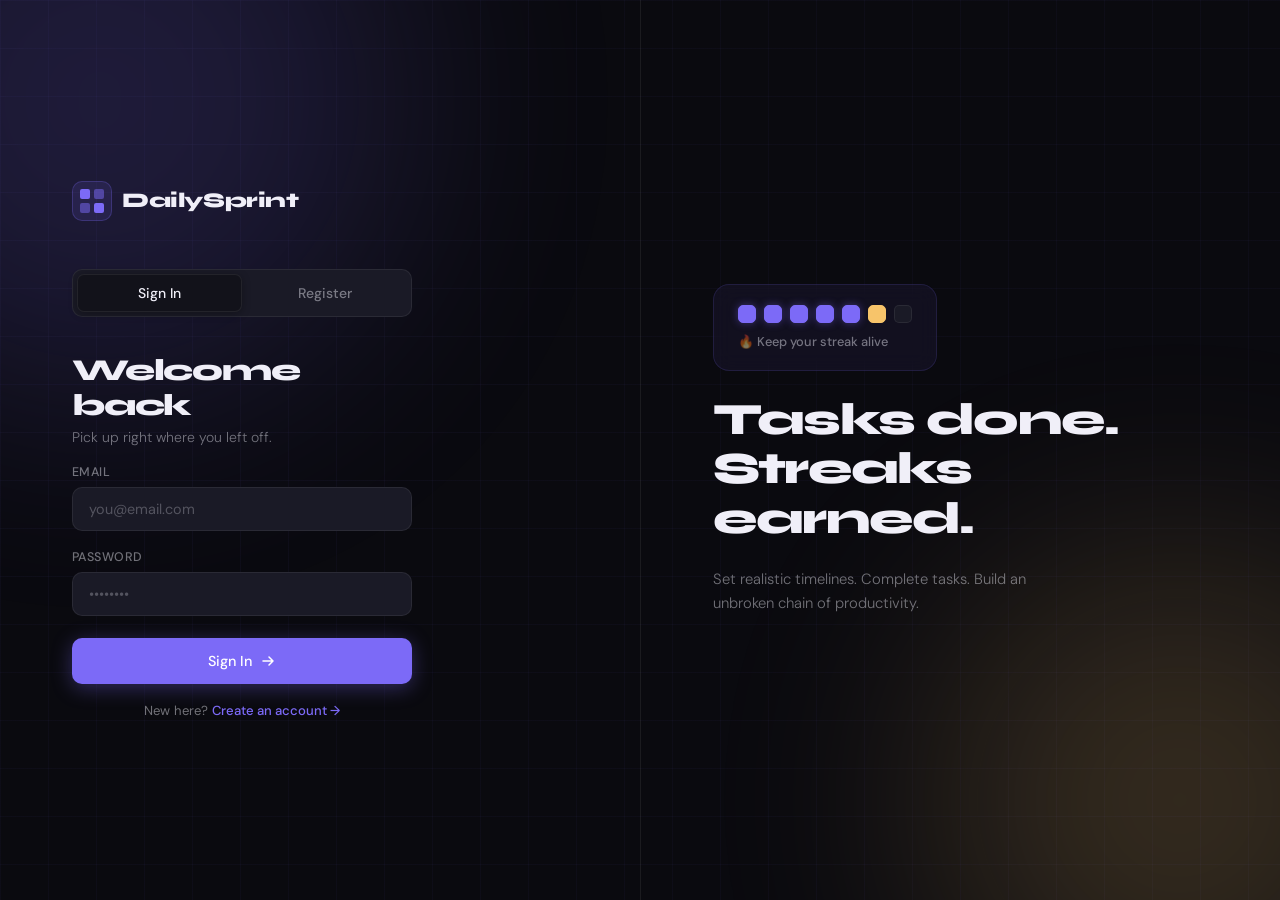
<file: taskflow/index.html>
<!DOCTYPE html>
<html lang="en">
<head>
  <meta charset="UTF-8" />
  <meta name="viewport" content="width=device-width, initial-scale=1.0" />
  <title>DailySprint</title>
  <link rel="preconnect" href="https://fonts.googleapis.com" />
  <link href="https://fonts.googleapis.com/css2?family=Syne:wght@400;600;700;800&family=DM+Sans:ital,wght@0,300;0,400;0,500;1,300&display=swap" rel="stylesheet" />
  <link rel="stylesheet" href="css/auth.css" />
</head>
<body>
  <div class="bg-grid"></div>
  <div class="bg-orb orb-1"></div>
  <div class="bg-orb orb-2"></div>

  <div class="auth-container" id="authContainer">
    <!-- Logo -->
    <div class="logo-block">
      <div class="logo-icon">
        <svg width="28" height="28" viewBox="0 0 28 28" fill="none">
          <rect x="2" y="2" width="10" height="10" rx="2" fill="currentColor"/>
          <rect x="16" y="2" width="10" height="10" rx="2" fill="currentColor" opacity="0.5"/>
          <rect x="2" y="16" width="10" height="10" rx="2" fill="currentColor" opacity="0.5"/>
          <rect x="16" y="16" width="10" height="10" rx="2" fill="currentColor"/>
        </svg>
      </div>
      <span class="logo-text">DailySprint</span>
    </div>

    <!-- Tab Toggle -->
    <div class="tab-row">
      <button class="tab-btn active" id="tabLogin" onclick="showLogin()">Sign In</button>
      <button class="tab-btn" id="tabRegister" onclick="showRegister()">Register</button>
      <div class="tab-indicator" id="tabIndicator"></div>
    </div>

    <!-- Login Form -->
    <div class="form-panel" id="loginPanel">
      <div class="form-header">
        <h1>Welcome back</h1>
        <p>Pick up right where you left off.</p>
      </div>
      <div class="field-group">
        <label>Email</label>
        <input type="email" id="loginEmail" placeholder="you@email.com" autocomplete="email" />
      </div>
      <div class="field-group">
        <label>Password</label>
        <input type="password" id="loginPassword" placeholder="••••••••" autocomplete="current-password" />
      </div>
      <div id="loginError" class="form-error hidden"></div>
      <button class="btn-primary" onclick="handleLogin()">
        <span>Sign In</span>
        <svg width="16" height="16" viewBox="0 0 16 16" fill="none"><path d="M3 8h10M9 4l4 4-4 4" stroke="currentColor" stroke-width="1.5" stroke-linecap="round" stroke-linejoin="round"/></svg>
      </button>
      <p class="form-footer">New here? <a onclick="showRegister()">Create an account →</a></p>
    </div>

    <!-- Register Form -->
    <div class="form-panel hidden" id="registerPanel">
      <div class="form-header">
        <h1>Start your streak</h1>
        <p>Build habits. Ship things. Stay consistent.</p>
      </div>
      <div class="field-row">
        <div class="field-group">
          <label>First Name</label>
          <input type="text" id="regFirst" placeholder="Alex" />
        </div>
        <div class="field-group">
          <label>Last Name</label>
          <input type="text" id="regLast" placeholder="Smith" />
        </div>
      </div>
      <div class="field-group">
        <label>Email</label>
        <input type="email" id="regEmail" placeholder="you@email.com" autocomplete="email" />
      </div>
      <div class="field-group">
        <label>Password</label>
        <input type="password" id="regPassword" placeholder="Min 6 characters" autocomplete="new-password" />
      </div>
      <div id="registerError" class="form-error hidden"></div>
      <button class="btn-primary" onclick="handleRegister()">
        <span>Create Account</span>
        <svg width="16" height="16" viewBox="0 0 16 16" fill="none"><path d="M3 8h10M9 4l4 4-4 4" stroke="currentColor" stroke-width="1.5" stroke-linecap="round" stroke-linejoin="round"/></svg>
      </button>
      <p class="form-footer">Already have an account? <a onclick="showLogin()">Sign in →</a></p>
    </div>
  </div>

  <!-- Tagline aside -->
  <div class="auth-aside">
    <div class="streak-preview">
      <div class="streak-dots">
        <div class="dot filled"></div>
        <div class="dot filled"></div>
        <div class="dot filled"></div>
        <div class="dot filled"></div>
        <div class="dot filled"></div>
        <div class="dot today pulse"></div>
        <div class="dot"></div>
      </div>
      <p class="streak-label">🔥 Keep your streak alive</p>
    </div>
    <h2 class="aside-headline">Tasks done.<br/>Streaks earned.</h2>
    <p class="aside-sub">Set realistic timelines. Complete tasks. Build an unbroken chain of productivity.</p>
  </div>

  <script src="js/auth.js"></script>
</body>
</html>
</file>
<file: taskflow/css/auth.css>
/* ── Reset & Base ──────────────────────────────── */
*, *::before, *::after { box-sizing: border-box; margin: 0; padding: 0; }

:root {
  --bg: #0a0a0f;
  --surface: #12121a;
  --surface2: #1a1a26;
  --border: rgba(255,255,255,0.07);
  --accent: #7c6af7;
  --accent2: #f7c46a;
  --accent3: #6af7b8;
  --text: #f0eff8;
  --text-dim: rgba(240,239,248,0.45);
  --error: #f76a6a;
  --radius: 14px;
  --font-display: 'Syne', sans-serif;
  --font-body: 'DM Sans', sans-serif;
}

html, body {
  height: 100%;
  background: var(--bg);
  color: var(--text);
  font-family: var(--font-body);
  overflow-x: hidden;
}

body {
  display: grid;
  grid-template-columns: 1fr 1fr;
  min-height: 100vh;
  position: relative;
}

/* ── Background Effects ────────────────────────── */
.bg-grid {
  position: fixed; inset: 0; z-index: 0;
  background-image:
    linear-gradient(rgba(124,106,247,0.04) 1px, transparent 1px),
    linear-gradient(90deg, rgba(124,106,247,0.04) 1px, transparent 1px);
  background-size: 48px 48px;
  pointer-events: none;
}

.bg-orb {
  position: fixed; z-index: 0; border-radius: 50%;
  filter: blur(120px); pointer-events: none; opacity: 0.18;
}
.orb-1 { width: 600px; height: 600px; background: #7c6af7; top: -200px; left: -200px; animation: floatOrb 12s ease-in-out infinite; }
.orb-2 { width: 500px; height: 500px; background: #f7c46a; bottom: -150px; right: -150px; animation: floatOrb 15s ease-in-out infinite reverse; }

@keyframes floatOrb {
  0%, 100% { transform: translate(0, 0); }
  50% { transform: translate(40px, 30px); }
}

/* ── Auth Container (Left) ─────────────────────── */
.auth-container {
  position: relative; z-index: 10;
  display: flex; flex-direction: column;
  justify-content: center; align-items: flex-start;
  padding: 60px 72px;
  gap: 0;
}

/* ── Logo ──────────────────────────────────────── */
.logo-block {
  display: flex; align-items: center; gap: 10px;
  margin-bottom: 48px;
  color: var(--accent);
}
.logo-icon {
  width: 40px; height: 40px;
  background: rgba(124,106,247,0.12);
  border: 1px solid rgba(124,106,247,0.25);
  border-radius: 10px;
  display: flex; align-items: center; justify-content: center;
  color: var(--accent);
}
.logo-text {
  font-family: var(--font-display);
  font-size: 1.3rem; font-weight: 800;
  letter-spacing: -0.02em;
  color: var(--text);
}

/* ── Tab Row ───────────────────────────────────── */
.tab-row {
  position: relative;
  display: flex;
  background: var(--surface2);
  border: 1px solid var(--border);
  border-radius: 10px;
  padding: 4px;
  gap: 0;
  margin-bottom: 36px;
  width: 100%;
  max-width: 340px;
}
.tab-btn {
  flex: 1;
  background: transparent;
  border: none;
  color: var(--text-dim);
  font-family: var(--font-body);
  font-size: 0.875rem;
  font-weight: 500;
  padding: 10px 20px;
  border-radius: 7px;
  cursor: pointer;
  position: relative; z-index: 2;
  transition: color 0.2s;
}
.tab-btn.active { color: var(--text); }
.tab-indicator {
  position: absolute;
  left: 4px; top: 4px;
  width: calc(50% - 4px); height: calc(100% - 8px);
  background: var(--surface);
  border: 1px solid var(--border);
  border-radius: 7px;
  transition: transform 0.25s cubic-bezier(0.4, 0, 0.2, 1);
  box-shadow: 0 2px 8px rgba(0,0,0,0.3);
}
.tab-indicator.right { transform: translateX(100%); }

/* ── Form Panel ────────────────────────────────── */
.form-panel {
  width: 100%;
  max-width: 340px;
  display: flex; flex-direction: column; gap: 18px;
  animation: fadeUp 0.35s ease both;
}
.form-panel.hidden { display: none; }

@keyframes fadeUp {
  from { opacity: 0; transform: translateY(12px); }
  to   { opacity: 1; transform: translateY(0); }
}

.form-header h1 {
  font-family: var(--font-display);
  font-size: 1.9rem; font-weight: 800;
  letter-spacing: -0.04em;
  line-height: 1.15;
  color: var(--text);
}
.form-header p {
  margin-top: 6px;
  font-size: 0.875rem;
  color: var(--text-dim);
  font-weight: 300;
}

/* ── Fields ────────────────────────────────────── */
.field-group {
  display: flex; flex-direction: column; gap: 7px;
}
.field-row {
  display: grid; grid-template-columns: 1fr 1fr; gap: 12px;
}
label {
  font-size: 0.78rem;
  font-weight: 500;
  letter-spacing: 0.04em;
  text-transform: uppercase;
  color: var(--text-dim);
}
input {
  background: var(--surface2);
  border: 1px solid var(--border);
  border-radius: 10px;
  padding: 12px 16px;
  font-family: var(--font-body);
  font-size: 0.9rem;
  color: var(--text);
  outline: none;
  transition: border-color 0.2s, box-shadow 0.2s;
  width: 100%;
}
input::placeholder { color: var(--text-dim); opacity: 0.6; }
input:focus {
  border-color: var(--accent);
  box-shadow: 0 0 0 3px rgba(124,106,247,0.15);
}

/* ── Button ────────────────────────────────────── */
.btn-primary {
  display: flex; align-items: center; justify-content: center; gap: 8px;
  background: var(--accent);
  color: #fff;
  border: none; border-radius: 10px;
  padding: 14px 24px;
  font-family: var(--font-body);
  font-size: 0.9rem; font-weight: 500;
  cursor: pointer;
  transition: transform 0.15s, box-shadow 0.15s, background 0.15s;
  box-shadow: 0 4px 20px rgba(124,106,247,0.35);
  margin-top: 4px;
}
.btn-primary:hover {
  transform: translateY(-2px);
  box-shadow: 0 8px 30px rgba(124,106,247,0.45);
  background: #8d7ef9;
}
.btn-primary:active { transform: translateY(0); }

/* ── Error / Footer ────────────────────────────── */
.form-error {
  background: rgba(247,106,106,0.1);
  border: 1px solid rgba(247,106,106,0.25);
  color: var(--error);
  border-radius: 8px;
  padding: 10px 14px;
  font-size: 0.82rem;
}
.form-error.hidden { display: none; }

.form-footer {
  font-size: 0.82rem; color: var(--text-dim);
  text-align: center;
}
.form-footer a {
  color: var(--accent);
  cursor: pointer;
  font-weight: 500;
  text-decoration: none;
}
.form-footer a:hover { text-decoration: underline; }

/* ── Auth Aside (Right) ────────────────────────── */
.auth-aside {
  position: relative; z-index: 10;
  display: flex; flex-direction: column;
  justify-content: center; align-items: flex-start;
  padding: 60px 72px;
  gap: 24px;
  border-left: 1px solid var(--border);
}

.streak-preview {
  display: flex; flex-direction: column; gap: 10px;
  background: rgba(124,106,247,0.07);
  border: 1px solid rgba(124,106,247,0.15);
  border-radius: 16px;
  padding: 20px 24px;
  backdrop-filter: blur(10px);
}
.streak-dots {
  display: flex; gap: 8px; align-items: center;
}
.dot {
  width: 18px; height: 18px; border-radius: 5px;
  background: var(--surface2);
  border: 1px solid var(--border);
  transition: all 0.3s;
}
.dot.filled { background: var(--accent); border-color: var(--accent); box-shadow: 0 0 8px rgba(124,106,247,0.4); }
.dot.today { background: var(--accent2); border-color: var(--accent2); }
.dot.pulse { animation: pulseGlow 1.5s ease-in-out infinite; }
@keyframes pulseGlow {
  0%, 100% { box-shadow: 0 0 6px rgba(247,196,106,0.5); }
  50% { box-shadow: 0 0 18px rgba(247,196,106,0.9); }
}

.streak-label {
  font-size: 0.8rem; color: var(--text-dim); font-weight: 500;
}

.aside-headline {
  font-family: var(--font-display);
  font-size: 2.8rem; font-weight: 800;
  letter-spacing: -0.04em;
  line-height: 1.1;
  color: var(--text);
}
.aside-sub {
  font-size: 0.925rem; color: var(--text-dim);
  line-height: 1.65; max-width: 320px;
  font-weight: 300;
}

/* ── Responsive ────────────────────────────────── */
@media (max-width: 768px) {
  body { grid-template-columns: 1fr; }
  .auth-aside { display: none; }
  .auth-container { padding: 48px 32px; align-items: center; }
  .tab-row, .form-panel { max-width: 100%; }
}
</file>
<file: taskflow/css/dashboard.css>
/* ── Reset & Base ──────────────────────────────── */
*, *::before, *::after { box-sizing: border-box; margin: 0; padding: 0; }

:root {
  --bg: #0a0a0f;
  --surface: #12121a;
  --surface2: #1a1a26;
  --surface3: #20203a;
  --border: rgba(255,255,255,0.07);
  --border2: rgba(255,255,255,0.12);
  --accent: #7c6af7;
  --accent2: #f7c46a;
  --accent3: #6af7b8;
  --accent4: #f76a6a;
  --text: #f0eff8;
  --text-dim: rgba(240,239,248,0.45);
  --text-mid: rgba(240,239,248,0.7);
  --radius: 14px;
  --sidebar-w: 240px;
  --font-display: 'Syne', sans-serif;
  --font-body: 'DM Sans', sans-serif;
  --priority-low: #6af7b8;
  --priority-medium: #f7c46a;
  --priority-high: #f76a6a;
}

html, body { height: 100%; background: var(--bg); color: var(--text); font-family: var(--font-body); overflow-x: hidden; }
body { display: flex; min-height: 100vh; }

/* ── Sidebar ───────────────────────────────────── */
.sidebar {
  width: var(--sidebar-w);
  min-height: 100vh;
  background: var(--surface);
  border-right: 1px solid var(--border);
  display: flex; flex-direction: column;
  justify-content: space-between;
  padding: 24px 16px;
  flex-shrink: 0;
  position: sticky; top: 0; height: 100vh;
  z-index: 50;
  transition: transform 0.3s cubic-bezier(0.4,0,0.2,1);
}

.sidebar-top { display: flex; flex-direction: column; gap: 32px; }

.logo-block { display: flex; align-items: center; gap: 9px; padding: 0 8px; }
.logo-icon {
  width: 34px; height: 34px;
  background: rgba(124,106,247,0.12);
  border: 1px solid rgba(124,106,247,0.2);
  border-radius: 9px;
  display: flex; align-items: center; justify-content: center;
  color: var(--accent);
}
.logo-text { font-family: var(--font-display); font-size: 1.1rem; font-weight: 800; letter-spacing: -0.02em; }

.nav-links { display: flex; flex-direction: column; gap: 4px; }
.nav-item {
  display: flex; align-items: center; gap: 10px;
  padding: 10px 12px;
  border-radius: 10px;
  color: var(--text-dim);
  font-size: 0.875rem; font-weight: 500;
  cursor: pointer;
  transition: background 0.15s, color 0.15s;
  text-decoration: none;
  user-select: none;
}
.nav-item:hover { background: var(--surface2); color: var(--text-mid); }
.nav-item.active { background: rgba(124,106,247,0.12); color: var(--text); }
.nav-item.active svg { color: var(--accent); }

.sidebar-bottom { display: flex; flex-direction: column; gap: 12px; }

.streak-badge {
  display: flex; align-items: center; gap: 10px;
  background: rgba(247,196,106,0.08);
  border: 1px solid rgba(247,196,106,0.18);
  border-radius: 10px;
  padding: 10px 14px;
}
.fire { font-size: 1.3rem; }
.streak-num { font-family: var(--font-display); font-size: 1.2rem; font-weight: 800; color: var(--accent2); }
.streak-lbl { font-size: 0.72rem; color: var(--text-dim); margin-top: 1px; }

.user-pill {
  display: flex; align-items: center; gap: 10px;
  padding: 10px 12px;
  border-radius: 10px;
  background: var(--surface2);
  border: 1px solid var(--border);
}
.user-avatar {
  width: 30px; height: 30px; border-radius: 50%;
  background: var(--accent); color: #fff;
  font-size: 0.8rem; font-weight: 700;
  display: flex; align-items: center; justify-content: center;
  flex-shrink: 0;
}
.user-info { flex: 1; overflow: hidden; }
.user-name { font-size: 0.8rem; font-weight: 600; white-space: nowrap; overflow: hidden; text-overflow: ellipsis; }
.user-email { font-size: 0.7rem; color: var(--text-dim); white-space: nowrap; overflow: hidden; text-overflow: ellipsis; }
.logout-btn { background: none; border: none; color: var(--text-dim); cursor: pointer; padding: 2px; border-radius: 6px; display: flex; transition: color 0.15s; }
.logout-btn:hover { color: var(--accent4); }

/* ── Main Area ─────────────────────────────────── */
.main-area {
  flex: 1; overflow-y: auto;
  padding: 36px 40px;
  max-width: 100%;
}

/* ── Mobile Header ─────────────────────────────── */
.mobile-header {
  display: none;
  align-items: center; justify-content: space-between;
  padding: 16px 20px;
  background: var(--surface);
  border-bottom: 1px solid var(--border);
  position: sticky; top: 0; z-index: 40;
  margin: -36px -40px 36px;
}
.hamburger { background: none; border: none; color: var(--text); cursor: pointer; display: flex; }
.mobile-streak { font-size: 0.85rem; font-weight: 600; color: var(--accent2); }

/* ── Views ─────────────────────────────────────── */
.view { display: none; animation: fadeUp 0.3s ease both; }
.view.active { display: block; }

@keyframes fadeUp {
  from { opacity: 0; transform: translateY(10px); }
  to   { opacity: 1; transform: translateY(0); }
}

/* ── Page Header ───────────────────────────────── */
.page-header {
  display: flex; align-items: flex-start; justify-content: space-between;
  gap: 16px; margin-bottom: 32px;
  flex-wrap: wrap;
}
.page-title { font-family: var(--font-display); font-size: 2rem; font-weight: 800; letter-spacing: -0.04em; line-height: 1.15; }
.page-sub { font-size: 0.875rem; color: var(--text-dim); margin-top: 4px; font-weight: 300; }

.btn-new {
  display: flex; align-items: center; gap: 7px;
  background: var(--accent); color: #fff;
  border: none; border-radius: 10px;
  padding: 11px 20px;
  font-family: var(--font-body); font-size: 0.875rem; font-weight: 500;
  cursor: pointer;
  transition: transform 0.15s, box-shadow 0.15s;
  box-shadow: 0 4px 16px rgba(124,106,247,0.35);
  white-space: nowrap;
}
.btn-new:hover { transform: translateY(-2px); box-shadow: 0 6px 24px rgba(124,106,247,0.45); }

/* ── Stats Grid ────────────────────────────────── */
.stats-grid {
  display: grid; grid-template-columns: repeat(4, 1fr); gap: 14px;
  margin-bottom: 36px;
}
.stat-card {
  background: var(--surface);
  border: 1px solid var(--border);
  border-radius: var(--radius);
  padding: 20px;
  transition: border-color 0.2s, transform 0.15s;
  position: relative; overflow: hidden;
}
.stat-card::before {
  content: ''; position: absolute;
  top: 0; left: 0; right: 0; height: 3px;
  background: var(--accent-hue, var(--accent));
  border-radius: 3px 3px 0 0;
}
.stat-card:hover { border-color: var(--border2); transform: translateY(-2px); }
.stat-icon { font-size: 1.3rem; margin-bottom: 10px; }
.stat-val { font-family: var(--font-display); font-size: 1.8rem; font-weight: 800; letter-spacing: -0.04em; }
.stat-lbl { font-size: 0.75rem; color: var(--text-dim); margin-top: 3px; font-weight: 500; }

/* ── Section Block ─────────────────────────────── */
.section-block { margin-bottom: 36px; }
.section-header {
  display: flex; align-items: center; gap: 10px;
  margin-bottom: 16px;
}
.section-header h2 { font-family: var(--font-display); font-size: 1.1rem; font-weight: 700; letter-spacing: -0.02em; }
.badge {
  background: rgba(124,106,247,0.15);
  border: 1px solid rgba(124,106,247,0.2);
  color: var(--accent);
  font-size: 0.72rem; font-weight: 700;
  padding: 2px 8px; border-radius: 20px;
}
.badge-subtle {
  background: var(--surface2);
  color: var(--text-dim);
  font-size: 0.72rem; font-weight: 500;
  padding: 2px 8px; border-radius: 20px;
  border: 1px solid var(--border);
}

/* ── Task List ─────────────────────────────────── */
.task-list { display: flex; flex-direction: column; gap: 8px; }
.task-list.full { gap: 8px; }

.task-card {
  background: var(--surface);
  border: 1px solid var(--border);
  border-radius: 12px;
  padding: 14px 18px;
  display: flex; align-items: flex-start; gap: 14px;
  transition: border-color 0.2s, transform 0.15s, background 0.15s;
  cursor: pointer;
  animation: fadeUp 0.25s ease both;
}
.task-card:hover { border-color: var(--border2); transform: translateX(3px); background: var(--surface2); }
.task-card.done { opacity: 0.55; }
.task-card.overdue { border-left: 3px solid var(--accent4); }

.task-check {
  width: 20px; height: 20px; border-radius: 6px;
  border: 2px solid var(--border2);
  display: flex; align-items: center; justify-content: center;
  flex-shrink: 0; margin-top: 1px;
  cursor: pointer; transition: background 0.15s, border-color 0.15s;
  background: transparent;
}
.task-check:hover { border-color: var(--accent); }
.task-card.done .task-check { background: var(--accent3); border-color: var(--accent3); }
.task-check svg { opacity: 0; transition: opacity 0.15s; }
.task-card.done .task-check svg { opacity: 1; }

.task-content { flex: 1; min-width: 0; }
.task-name {
  font-size: 0.9rem; font-weight: 500; line-height: 1.4;
  white-space: nowrap; overflow: hidden; text-overflow: ellipsis;
}
.task-card.done .task-name { text-decoration: line-through; color: var(--text-dim); }
.task-meta {
  display: flex; align-items: center; gap: 8px; margin-top: 6px; flex-wrap: wrap;
}
.task-pill {
  display: flex; align-items: center; gap: 4px;
  font-size: 0.7rem; font-weight: 500;
  padding: 2px 8px; border-radius: 20px;
  border: 1px solid var(--border);
  color: var(--text-dim);
  background: var(--surface2);
  white-space: nowrap;
}
.task-pill.priority-low  { color: var(--priority-low);    border-color: rgba(106,247,184,0.2);  background: rgba(106,247,184,0.06); }
.task-pill.priority-medium { color: var(--priority-medium); border-color: rgba(247,196,106,0.2); background: rgba(247,196,106,0.06); }
.task-pill.priority-high { color: var(--priority-high);   border-color: rgba(247,106,106,0.2);  background: rgba(247,106,106,0.06); }
.task-pill.overdue-pill  { color: var(--accent4); border-color: rgba(247,106,106,0.25); background: rgba(247,106,106,0.08); }

.task-actions {
  display: flex; gap: 6px; flex-shrink: 0;
}
.task-action-btn {
  background: none; border: none;
  color: var(--text-dim); cursor: pointer;
  padding: 4px; border-radius: 7px;
  display: flex; align-items: center; justify-content: center;
  transition: color 0.15s, background 0.15s;
}
.task-action-btn:hover { color: var(--text); background: var(--surface3); }
.task-action-btn.delete:hover { color: var(--accent4); }

/* Subtask progress bar */
.subtask-progress {
  width: 100%; height: 3px; background: var(--surface2); border-radius: 2px; margin-top: 8px;
}
.subtask-progress-fill { height: 100%; border-radius: 2px; background: var(--accent3); transition: width 0.4s ease; }

/* ── Empty State ───────────────────────────────── */
.empty-state {
  display: flex; flex-direction: column; align-items: center; gap: 8px;
  padding: 40px 24px; color: var(--text-dim); font-size: 0.875rem;
  border: 1px dashed var(--border2); border-radius: 12px; text-align: center;
}
.empty-state span { font-size: 2rem; }

/* ── Filter Bar ────────────────────────────────── */
.filter-bar {
  display: flex; align-items: center; gap: 16px; flex-wrap: wrap;
  margin-bottom: 20px;
}
.filter-tabs { display: flex; gap: 6px; flex-wrap: wrap; }
.filter-tab {
  background: var(--surface2); border: 1px solid var(--border);
  color: var(--text-dim); border-radius: 20px;
  padding: 6px 14px; font-size: 0.8rem; font-weight: 500;
  cursor: pointer; transition: all 0.15s;
  font-family: var(--font-body);
}
.filter-tab:hover { border-color: var(--border2); color: var(--text-mid); }
.filter-tab.active { background: var(--accent); border-color: var(--accent); color: #fff; }

.search-wrap {
  display: flex; align-items: center; gap: 8px;
  background: var(--surface2); border: 1px solid var(--border);
  border-radius: 10px; padding: 8px 14px; flex: 1; max-width: 280px;
  color: var(--text-dim);
}
.search-wrap input {
  background: none; border: none; outline: none;
  color: var(--text); font-family: var(--font-body); font-size: 0.875rem;
  width: 100%;
}
.search-wrap input::placeholder { color: var(--text-dim); }

/* ── Streak Hero ───────────────────────────────── */
.streak-hero {
  display: flex; align-items: center; gap: 48px;
  background: var(--surface);
  border: 1px solid var(--border);
  border-radius: 20px; padding: 36px;
  margin-bottom: 36px; flex-wrap: wrap;
}

.streak-ring {
  width: 140px; height: 140px; flex-shrink: 0;
  border-radius: 50%;
  background: conic-gradient(var(--accent) var(--progress, 0deg), var(--surface2) 0deg);
  display: flex; align-items: center; justify-content: center;
  position: relative;
}
.streak-ring::before {
  content: ''; position: absolute; inset: 10px;
  border-radius: 50%; background: var(--surface);
}
.streak-ring-inner {
  position: relative; z-index: 1;
  text-align: center;
}
.streak-big-num { font-family: var(--font-display); font-size: 2.4rem; font-weight: 800; color: var(--accent); letter-spacing: -0.04em; }
.streak-big-lbl { font-size: 0.72rem; color: var(--text-dim); font-weight: 500; margin-top: 2px; }

.streak-meta { display: flex; gap: 32px; flex-wrap: wrap; }
.streak-meta-item { text-align: center; }
.sm-val { font-family: var(--font-display); font-size: 1.6rem; font-weight: 800; letter-spacing: -0.04em; color: var(--text); }
.sm-lbl { font-size: 0.75rem; color: var(--text-dim); margin-top: 4px; font-weight: 500; }

/* ── Heatmap ───────────────────────────────────── */
.heatmap {
  display: flex; flex-wrap: wrap; gap: 5px;
  padding: 16px; background: var(--surface); border: 1px solid var(--border);
  border-radius: 14px;
}
.heatmap-cell {
  width: 18px; height: 18px; border-radius: 4px;
  background: var(--surface2);
  transition: transform 0.15s;
  cursor: default;
  position: relative;
}
.heatmap-cell:hover { transform: scale(1.3); z-index: 2; }
.heatmap-cell.level-1 { background: rgba(124,106,247,0.2); }
.heatmap-cell.level-2 { background: rgba(124,106,247,0.4); }
.heatmap-cell.level-3 { background: rgba(124,106,247,0.65); }
.heatmap-cell.level-4 { background: var(--accent); box-shadow: 0 0 6px rgba(124,106,247,0.4); }

/* ── Timeline ──────────────────────────────────── */
.timeline { display: flex; flex-direction: column; gap: 0; }
.timeline-item {
  display: flex; gap: 16px; padding-bottom: 24px;
  position: relative;
}
.timeline-item:last-child { padding-bottom: 0; }
.tl-line {
  display: flex; flex-direction: column; align-items: center;
  flex-shrink: 0; width: 16px;
}
.tl-dot {
  width: 14px; height: 14px; border-radius: 50%;
  border: 2px solid var(--border2);
  background: var(--surface);
  flex-shrink: 0; position: relative; z-index: 1;
  transition: background 0.2s;
}
.tl-dot.done { background: var(--accent3); border-color: var(--accent3); box-shadow: 0 0 8px rgba(106,247,184,0.35); }
.tl-dot.overdue { background: var(--accent4); border-color: var(--accent4); }
.tl-dot.active { background: var(--accent); border-color: var(--accent); animation: pulseDot 1.5s ease infinite; }
@keyframes pulseDot { 0%,100% { box-shadow: 0 0 0 0 rgba(124,106,247,0.5); } 50% { box-shadow: 0 0 0 6px rgba(124,106,247,0); } }

.tl-connector { flex: 1; width: 2px; background: var(--border); margin-top: 4px; }
.timeline-item:last-child .tl-connector { display: none; }
.tl-content {
  flex: 1; background: var(--surface); border: 1px solid var(--border);
  border-radius: 10px; padding: 12px 16px; margin-top: -3px;
  transition: border-color 0.2s;
}
.tl-content:hover { border-color: var(--border2); }
.tl-name { font-size: 0.875rem; font-weight: 500; margin-bottom: 4px; }
.tl-date { font-size: 0.75rem; color: var(--text-dim); }

/* ── Analytics ─────────────────────────────────── */
.analytics-grid { display: grid; grid-template-columns: 1fr 1fr; gap: 20px; }
.chart-card {
  background: var(--surface); border: 1px solid var(--border);
  border-radius: var(--radius); padding: 24px;
}
.chart-card.span2 { grid-column: 1 / -1; }
.chart-title { font-family: var(--font-display); font-size: 0.95rem; font-weight: 700; margin-bottom: 20px; letter-spacing: -0.02em; }

.bar-chart { display: flex; align-items: flex-end; gap: 12px; height: 120px; }
.bar-wrap { flex: 1; display: flex; flex-direction: column; align-items: center; gap: 6px; height: 100%; justify-content: flex-end; }
.bar {
  width: 100%; background: rgba(124,106,247,0.2); border-radius: 6px 6px 0 0;
  min-height: 4px; border: 1px solid rgba(124,106,247,0.15);
  transition: height 0.5s cubic-bezier(0.4,0,0.2,1), background 0.2s;
  position: relative; cursor: default;
}
.bar.has-data { background: var(--accent); border-color: var(--accent); }
.bar:hover { background: #8d7ef9 !important; }
.bar-lbl { font-size: 0.68rem; color: var(--text-dim); font-weight: 500; white-space: nowrap; }

.donut-wrap { display: flex; flex-direction: column; gap: 10px; }
.donut-row {
  display: flex; align-items: center; gap: 10px;
  font-size: 0.82rem;
}
.donut-swatch { width: 10px; height: 10px; border-radius: 3px; flex-shrink: 0; }
.donut-label { flex: 1; color: var(--text-mid); }
.donut-count { font-weight: 600; }
.donut-bar-bg { flex: 2; height: 5px; background: var(--surface2); border-radius: 3px; overflow: hidden; }
.donut-bar-fill { height: 100%; border-radius: 3px; transition: width 0.5s ease; }

.category-list { display: flex; flex-direction: column; gap: 10px; }

/* ── Modal ─────────────────────────────────────── */
.modal-overlay {
  position: fixed; inset: 0;
  background: rgba(0,0,0,0.6); backdrop-filter: blur(6px);
  z-index: 100; display: flex; align-items: center; justify-content: center;
  padding: 20px;
  animation: fadeIn 0.2s ease;
}
.modal-overlay.hidden { display: none; }
@keyframes fadeIn { from { opacity: 0; } to { opacity: 1; } }

.modal {
  background: var(--surface);
  border: 1px solid var(--border2);
  border-radius: 20px;
  width: 100%; max-width: 520px;
  max-height: 90vh; overflow-y: auto;
  animation: modalIn 0.25s cubic-bezier(0.34,1.56,0.64,1);
}
@keyframes modalIn { from { transform: scale(0.92) translateY(20px); opacity: 0; } to { transform: scale(1) translateY(0); opacity: 1; } }

.modal-header {
  display: flex; align-items: center; justify-content: space-between;
  padding: 24px 24px 0; position: sticky; top: 0; background: var(--surface);
  border-radius: 20px 20px 0 0; z-index: 1;
}
.modal-header h2 { font-family: var(--font-display); font-size: 1.2rem; font-weight: 700; letter-spacing: -0.02em; }
.modal-close { background: none; border: none; color: var(--text-dim); cursor: pointer; padding: 4px; border-radius: 7px; display: flex; transition: color 0.15s, background 0.15s; }
.modal-close:hover { color: var(--text); background: var(--surface2); }

.modal-body { padding: 20px 24px; display: flex; flex-direction: column; gap: 16px; }
.modal-footer { display: flex; justify-content: flex-end; gap: 10px; padding: 0 24px 24px; }

/* Fields in modal */
.field-group { display: flex; flex-direction: column; gap: 7px; }
.field-row { display: grid; grid-template-columns: 1fr 1fr; gap: 12px; }
label { font-size: 0.75rem; font-weight: 500; letter-spacing: 0.04em; text-transform: uppercase; color: var(--text-dim); }
input[type="text"], input[type="email"], input[type="password"], input[type="date"],
textarea, select {
  background: var(--surface2); border: 1px solid var(--border);
  border-radius: 10px; padding: 11px 14px;
  font-family: var(--font-body); font-size: 0.875rem; color: var(--text);
  outline: none; transition: border-color 0.2s, box-shadow 0.2s; width: 100%;
}
textarea { resize: vertical; min-height: 70px; }
select { cursor: pointer; }
input:focus, textarea:focus, select:focus { border-color: var(--accent); box-shadow: 0 0 0 3px rgba(124,106,247,0.15); }
input::placeholder, textarea::placeholder { color: var(--text-dim); opacity: 0.6; }

.days-picker { display: flex; gap: 8px; }
.day-btn {
  flex: 1; background: var(--surface2); border: 1px solid var(--border);
  color: var(--text-dim); border-radius: 8px; padding: 8px 0;
  font-family: var(--font-body); font-size: 0.82rem; font-weight: 500;
  cursor: pointer; transition: all 0.15s;
}
.day-btn.active { background: rgba(124,106,247,0.15); border-color: var(--accent); color: var(--accent); font-weight: 700; }
.day-btn:hover:not(.active) { border-color: var(--border2); color: var(--text-mid); }

.subtask-input-row { display: flex; gap: 8px; }
.btn-sm {
  background: var(--surface3); border: 1px solid var(--border2); color: var(--text-mid);
  border-radius: 8px; padding: 8px 14px; font-family: var(--font-body); font-size: 0.8rem; font-weight: 500;
  cursor: pointer; transition: all 0.15s; white-space: nowrap;
}
.btn-sm:hover { background: var(--accent); border-color: var(--accent); color: #fff; }

.subtask-list { display: flex; flex-direction: column; gap: 6px; margin-top: 4px; }
.subtask-item {
  display: flex; align-items: center; gap: 8px;
  font-size: 0.84rem; color: var(--text-mid);
  background: var(--surface2); border-radius: 7px; padding: 7px 10px;
}
.subtask-item .rm-sub {
  background: none; border: none; color: var(--text-dim); cursor: pointer;
  padding: 0; margin-left: auto; display: flex; transition: color 0.15s;
}
.subtask-item .rm-sub:hover { color: var(--accent4); }

.btn-primary {
  display: flex; align-items: center; gap: 7px;
  background: var(--accent); color: #fff; border: none; border-radius: 10px;
  padding: 12px 22px; font-family: var(--font-body); font-size: 0.875rem; font-weight: 500;
  cursor: pointer; transition: transform 0.15s, box-shadow 0.15s;
  box-shadow: 0 4px 16px rgba(124,106,247,0.35);
}
.btn-primary:hover { transform: translateY(-1px); box-shadow: 0 6px 24px rgba(124,106,247,0.45); }

.btn-ghost {
  background: transparent; border: 1px solid var(--border); color: var(--text-dim);
  border-radius: 10px; padding: 12px 22px; font-family: var(--font-body); font-size: 0.875rem; font-weight: 500;
  cursor: pointer; transition: all 0.15s;
}
.btn-ghost:hover { border-color: var(--border2); color: var(--text-mid); }

.form-error { background: rgba(247,106,106,0.1); border: 1px solid rgba(247,106,106,0.25); color: #f76a6a; border-radius: 8px; padding: 10px 14px; font-size: 0.82rem; }
.form-error.hidden { display: none; }

/* ── Toast ─────────────────────────────────────── */
.toast {
  position: fixed; bottom: 28px; left: 50%; transform: translateX(-50%);
  background: var(--surface2); border: 1px solid var(--border2);
  color: var(--text); border-radius: 12px; padding: 12px 22px;
  font-size: 0.875rem; font-weight: 500;
  box-shadow: 0 8px 32px rgba(0,0,0,0.4);
  z-index: 200; animation: toastIn 0.3s cubic-bezier(0.34,1.56,0.64,1);
  white-space: nowrap;
}
.toast.hidden { display: none; }
@keyframes toastIn { from { transform: translateX(-50%) translateY(20px); opacity: 0; } to { transform: translateX(-50%) translateY(0); opacity: 1; } }

/* Sidebar overlay for mobile */
.sidebar-overlay {
  display: none; position: fixed; inset: 0; background: rgba(0,0,0,0.5);
  z-index: 49; backdrop-filter: blur(3px);
}
.sidebar-overlay.hidden { display: none !important; }

/* ── Responsive ────────────────────────────────── */
@media (max-width: 900px) {
  .stats-grid { grid-template-columns: repeat(2, 1fr); }
  .analytics-grid { grid-template-columns: 1fr; }
  .chart-card.span2 { grid-column: 1; }
}

@media (max-width: 700px) {
  .sidebar {
    position: fixed; top: 0; left: 0; bottom: 0;
    transform: translateX(-100%); z-index: 50;
  }
  .sidebar.open { transform: translateX(0); }
  .sidebar-overlay { display: block; }
  .main-area { padding: 0 16px 36px; }
  .mobile-header { display: flex; margin: 0 -16px 24px; }
  .page-title { font-size: 1.5rem; }
  .stats-grid { grid-template-columns: repeat(2, 1fr); gap: 10px; }
  .field-row { grid-template-columns: 1fr; }
  .streak-hero { gap: 24px; padding: 24px; }
  .streak-meta { gap: 20px; }
}
</file>
